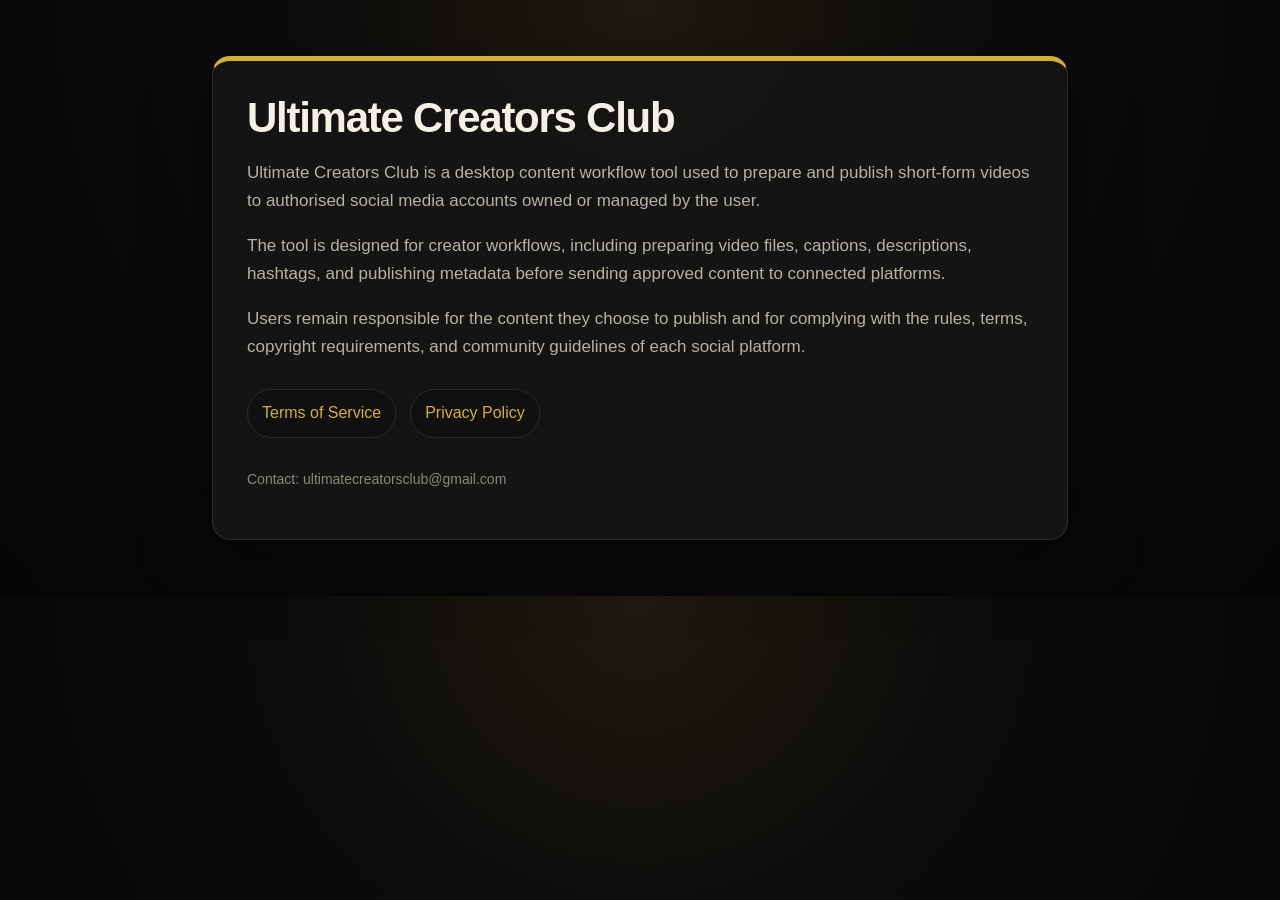
<file: index.html>
<!doctype html>
<html lang="en">
<head>
  <meta charset="utf-8">
  <meta name="viewport" content="width=device-width, initial-scale=1">
  <title>Ultimate Creators Club</title>
  <link rel="stylesheet" href="style.css">
</head>
<body>
<main>
  <section class="card">
    <h1>Ultimate Creators Club</h1>
    <p>Ultimate Creators Club is a desktop content workflow tool used to prepare and publish short-form videos to authorised social media accounts owned or managed by the user.</p>
    <p>The tool is designed for creator workflows, including preparing video files, captions, descriptions, hashtags, and publishing metadata before sending approved content to connected platforms.</p>
    <p>Users remain responsible for the content they choose to publish and for complying with the rules, terms, copyright requirements, and community guidelines of each social platform.</p>
    <div class="nav">
      <a href="terms.html">Terms of Service</a>
      <a href="privacy.html">Privacy Policy</a>
    </div>
    <p class="footer">Contact: ultimatecreatorsclub@gmail.com</p>
  </section>
</main>
</body>
</html>
</file>
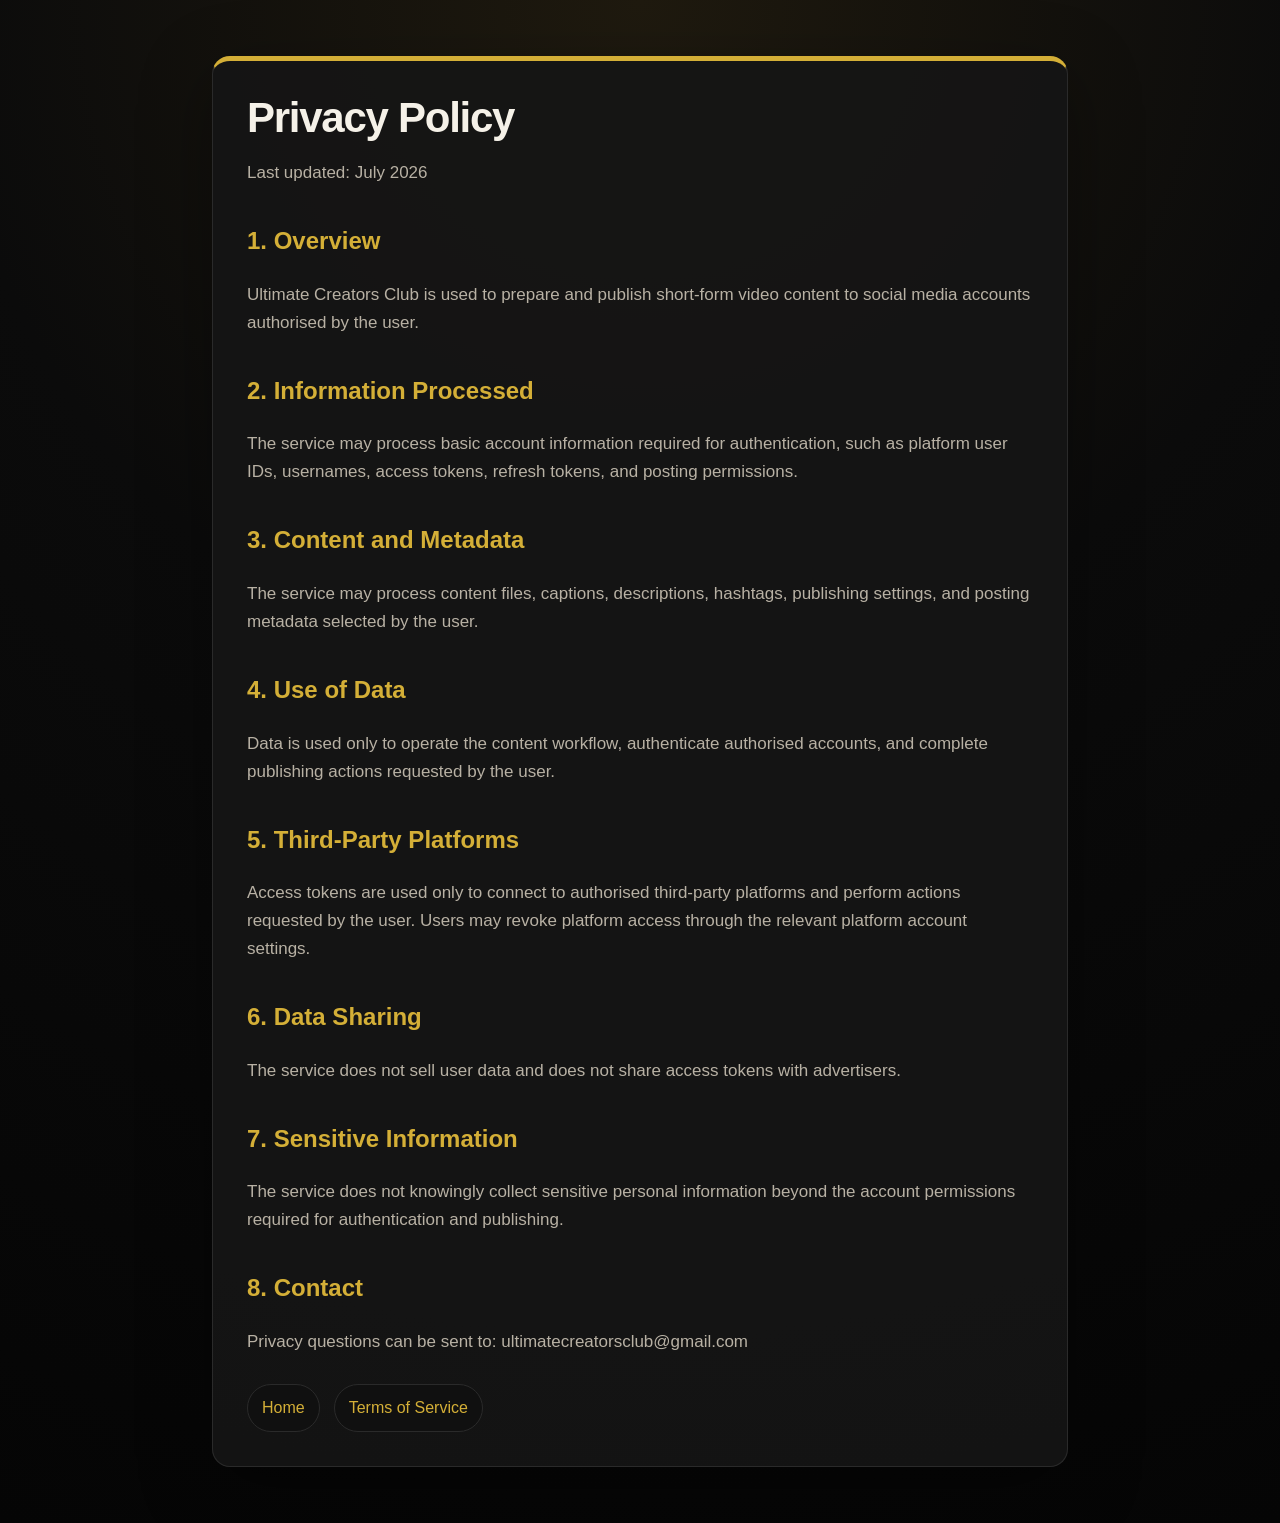
<file: privacy.html>
<!doctype html>
<html lang="en">
<head>
  <meta charset="utf-8">
  <meta name="viewport" content="width=device-width, initial-scale=1">
  <title>Privacy Policy | Ultimate Creators Club</title>
  <link rel="stylesheet" href="style.css">
</head>
<body>
<main>
  <section class="card">
    <h1>Privacy Policy</h1>
    <p>Last updated: July 2026</p>

    <h2>1. Overview</h2>
    <p>Ultimate Creators Club is used to prepare and publish short-form video content to social media accounts authorised by the user.</p>

    <h2>2. Information Processed</h2>
    <p>The service may process basic account information required for authentication, such as platform user IDs, usernames, access tokens, refresh tokens, and posting permissions.</p>

    <h2>3. Content and Metadata</h2>
    <p>The service may process content files, captions, descriptions, hashtags, publishing settings, and posting metadata selected by the user.</p>

    <h2>4. Use of Data</h2>
    <p>Data is used only to operate the content workflow, authenticate authorised accounts, and complete publishing actions requested by the user.</p>

    <h2>5. Third-Party Platforms</h2>
    <p>Access tokens are used only to connect to authorised third-party platforms and perform actions requested by the user. Users may revoke platform access through the relevant platform account settings.</p>

    <h2>6. Data Sharing</h2>
    <p>The service does not sell user data and does not share access tokens with advertisers.</p>

    <h2>7. Sensitive Information</h2>
    <p>The service does not knowingly collect sensitive personal information beyond the account permissions required for authentication and publishing.</p>

    <h2>8. Contact</h2>
    <p>Privacy questions can be sent to: ultimatecreatorsclub@gmail.com</p>

    <div class="nav">
      <a href="index.html">Home</a>
      <a href="terms.html">Terms of Service</a>
    </div>
  </section>
</main>
</body>
</html>
</file>
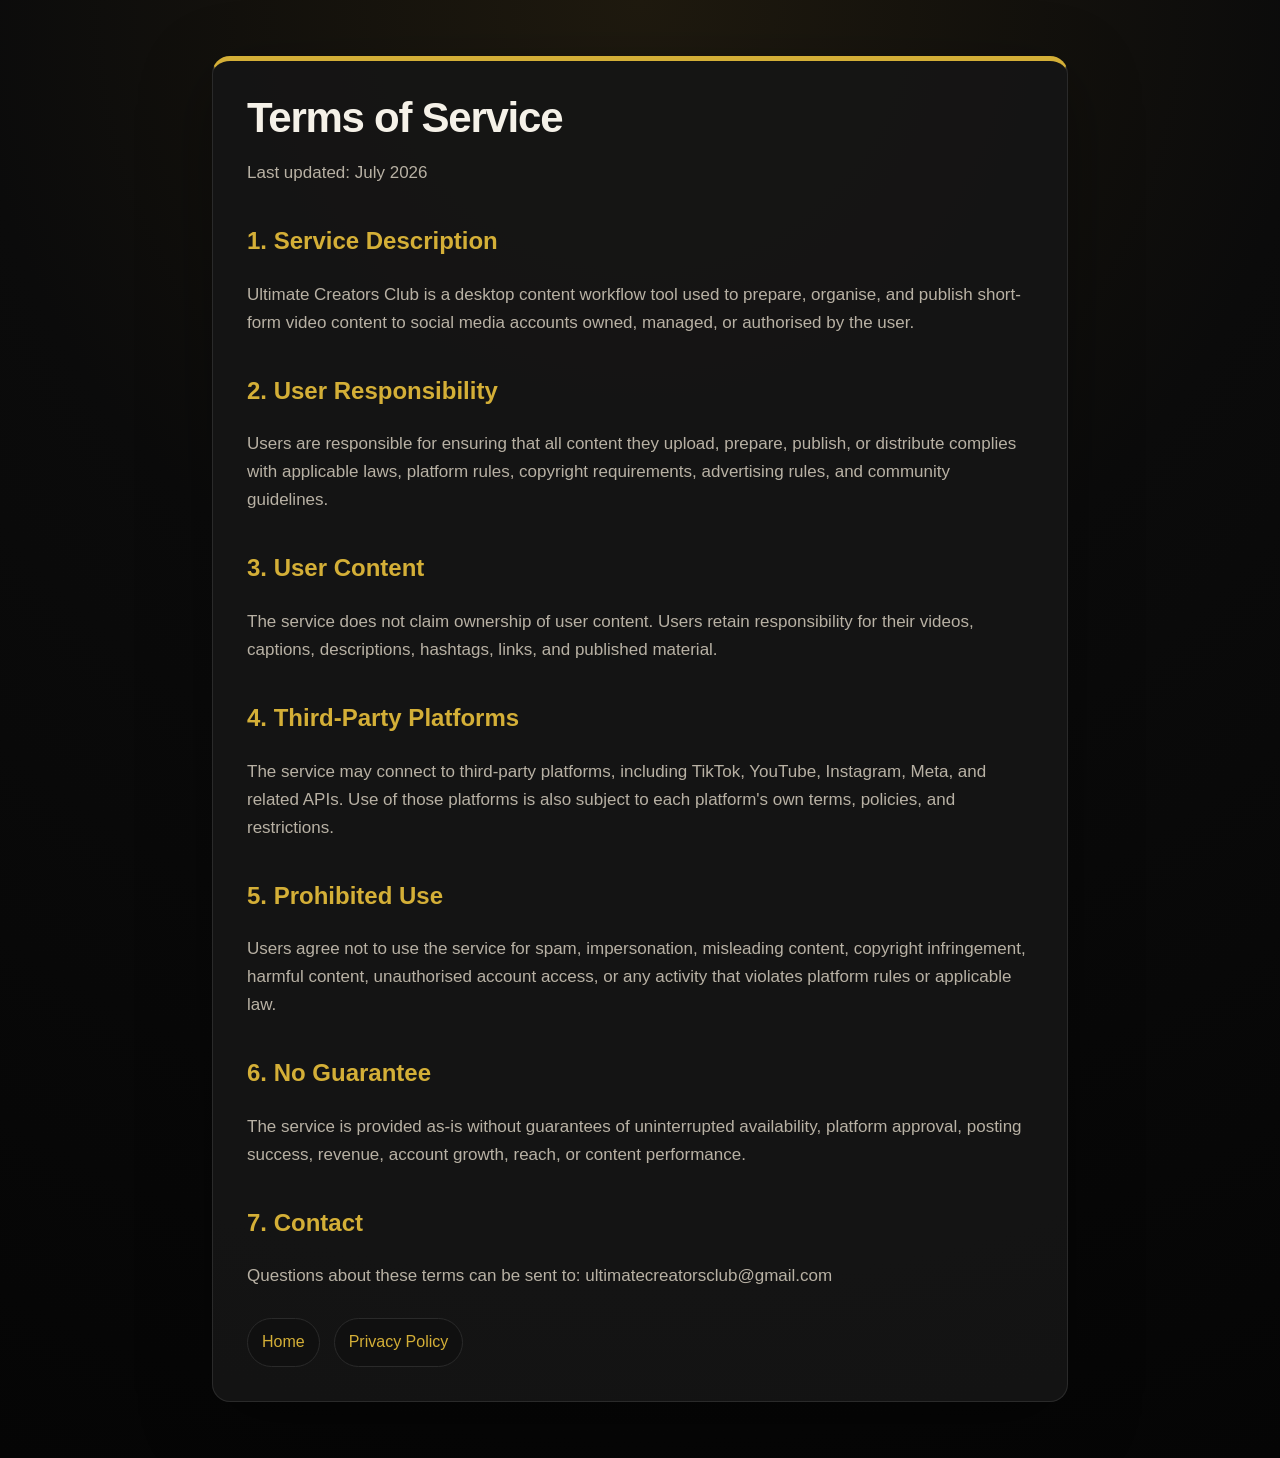
<file: terms.html>
<!doctype html>
<html lang="en">
<head>
  <meta charset="utf-8">
  <meta name="viewport" content="width=device-width, initial-scale=1">
  <title>Terms of Service | Ultimate Creators Club</title>
  <link rel="stylesheet" href="style.css">
</head>
<body>
<main>
  <section class="card">
    <h1>Terms of Service</h1>
    <p>Last updated: July 2026</p>

    <h2>1. Service Description</h2>
    <p>Ultimate Creators Club is a desktop content workflow tool used to prepare, organise, and publish short-form video content to social media accounts owned, managed, or authorised by the user.</p>

    <h2>2. User Responsibility</h2>
    <p>Users are responsible for ensuring that all content they upload, prepare, publish, or distribute complies with applicable laws, platform rules, copyright requirements, advertising rules, and community guidelines.</p>

    <h2>3. User Content</h2>
    <p>The service does not claim ownership of user content. Users retain responsibility for their videos, captions, descriptions, hashtags, links, and published material.</p>

    <h2>4. Third-Party Platforms</h2>
    <p>The service may connect to third-party platforms, including TikTok, YouTube, Instagram, Meta, and related APIs. Use of those platforms is also subject to each platform's own terms, policies, and restrictions.</p>

    <h2>5. Prohibited Use</h2>
    <p>Users agree not to use the service for spam, impersonation, misleading content, copyright infringement, harmful content, unauthorised account access, or any activity that violates platform rules or applicable law.</p>

    <h2>6. No Guarantee</h2>
    <p>The service is provided as-is without guarantees of uninterrupted availability, platform approval, posting success, revenue, account growth, reach, or content performance.</p>

    <h2>7. Contact</h2>
    <p>Questions about these terms can be sent to: ultimatecreatorsclub@gmail.com</p>

    <div class="nav">
      <a href="index.html">Home</a>
      <a href="privacy.html">Privacy Policy</a>
    </div>
  </section>
</main>
</body>
</html>
</file>
<file: style.css>
:root {
  --bg: #0b0b0b;
  --card: #151515;
  --text: #f5f1e8;
  --muted: #b8b1a4;
  --gold: #d4af37;
  --line: #2a2a2a;
}
* { box-sizing: border-box; }
body {
  margin: 0;
  font-family: Arial, Helvetica, sans-serif;
  background: radial-gradient(circle at top, #1f1a0f 0%, var(--bg) 42%, #050505 100%);
  color: var(--text);
  line-height: 1.65;
}
main {
  max-width: 900px;
  margin: 0 auto;
  padding: 56px 22px;
}
.card {
  background: rgba(21,21,21,0.92);
  border: 1px solid var(--line);
  border-top: 5px solid var(--gold);
  border-radius: 18px;
  padding: 34px;
  box-shadow: 0 20px 70px rgba(0,0,0,0.35);
}
h1 {
  font-size: 42px;
  line-height: 1.1;
  margin: 0 0 18px;
  letter-spacing: -0.03em;
}
h2 {
  margin-top: 34px;
  color: var(--gold);
}
p, li { color: var(--muted); font-size: 17px; }
a { color: var(--gold); text-decoration: none; }
a:hover { text-decoration: underline; }
.nav {
  margin-top: 28px;
  display: flex;
  flex-wrap: wrap;
  gap: 14px;
}
.nav a {
  border: 1px solid var(--line);
  padding: 10px 14px;
  border-radius: 999px;
  background: #101010;
}
.footer {
  margin-top: 30px;
  font-size: 14px;
  color: #8e877b;
}
</file>
